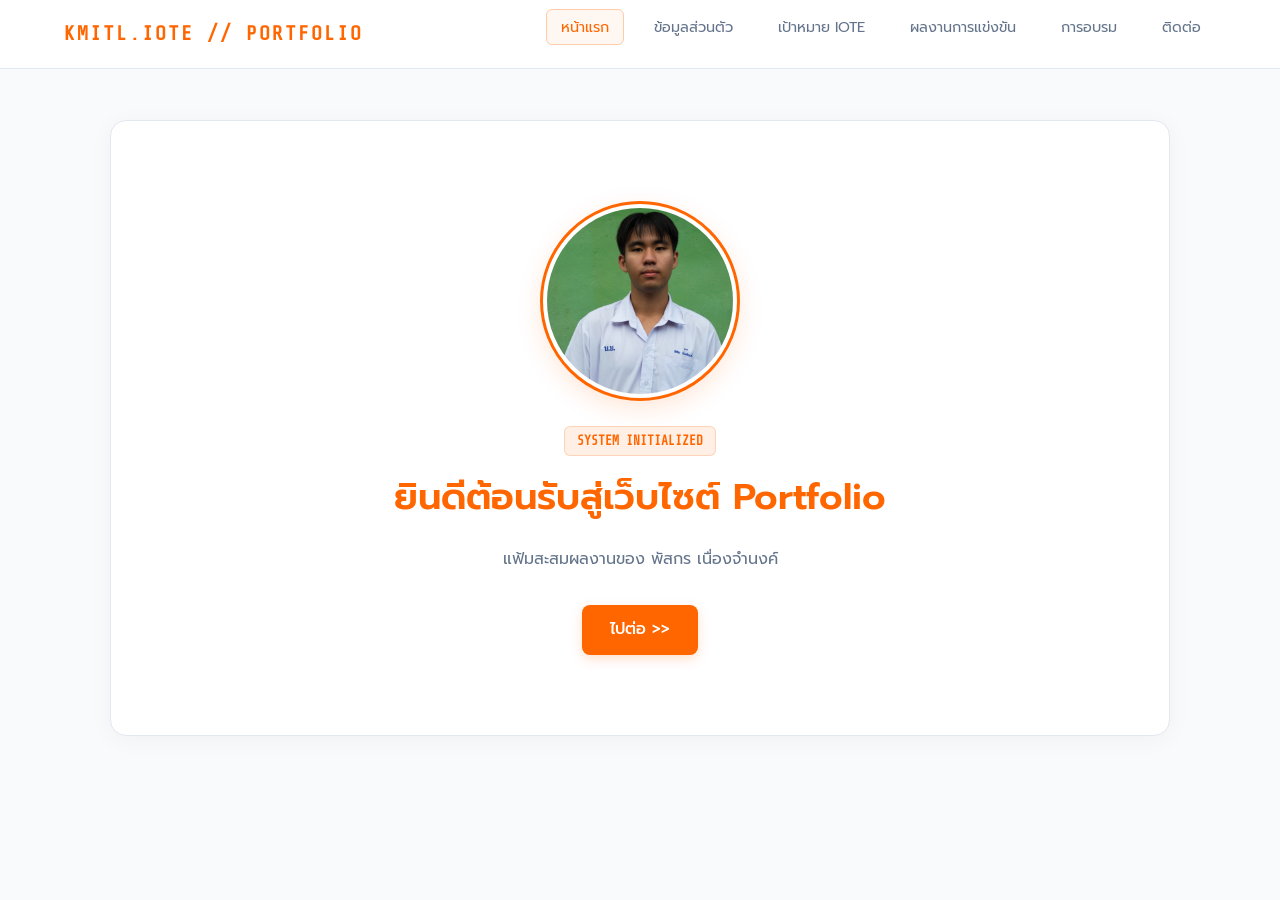
<file: index.html>
<!DOCTYPE html>
<html lang="th">
<head>
    <meta charset="UTF-8">
    <meta name="viewport" content="width=device-width, initial-scale=1.0">
    <title>Portfolio - พัสกร เนื่องจำนงค์</title>
    <link href="https://fonts.googleapis.com/css2?family=Prompt:wght@300;400;500;600;700&family=Share+Tech+Mono&display=swap" rel="stylesheet">
    <link rel="stylesheet" href="style.css">
</head>
<body>
    <header>
        <div class="logo">KMITL.IOTE // PORTFOLIO</div>
        <nav>
            <ul>
                <li><a href="index.html" class="active">หน้าแรก</a></li>
                <li><a href="me.html">ข้อมูลส่วนตัว</a></li>
                <li><a href="univesity.html">เป้าหมาย IOTE</a></li>
                <li><a href="port.html">ผลงานการแข่งขัน</a></li>
                <li><a href="Certificates.html">การอบรม</a></li>
                <li><a href="contact.html">ติดต่อ</a></li>
            </ul>
        </nav>
    </header>
    <main>
        <section id="file1" class="active">
            <div class="hero-content">
                <div class="profile-img-container">
                    <img src="DJI_0737.JPG" alt="พัสกร เนื่องจำนงค์" onerror="this.src='https://via.placeholder.com/220?text=DJI_0737.JPG'">
                </div>
                <span class="badge">SYSTEM INITIALIZED</span>
                <h1>ยินดีต้อนรับสู่เว็บไซต์ Portfolio</h1>
                <p>แฟ้มสะสมผลงานของ พัสกร เนื่องจำนงค์</p>
                <a href="me.html" class="btn">ไปต่อ &gt;&gt;</a>
            </div>
        </section>
    </main>
    <script src="script.js"></script>
</body>
</html>
</file>
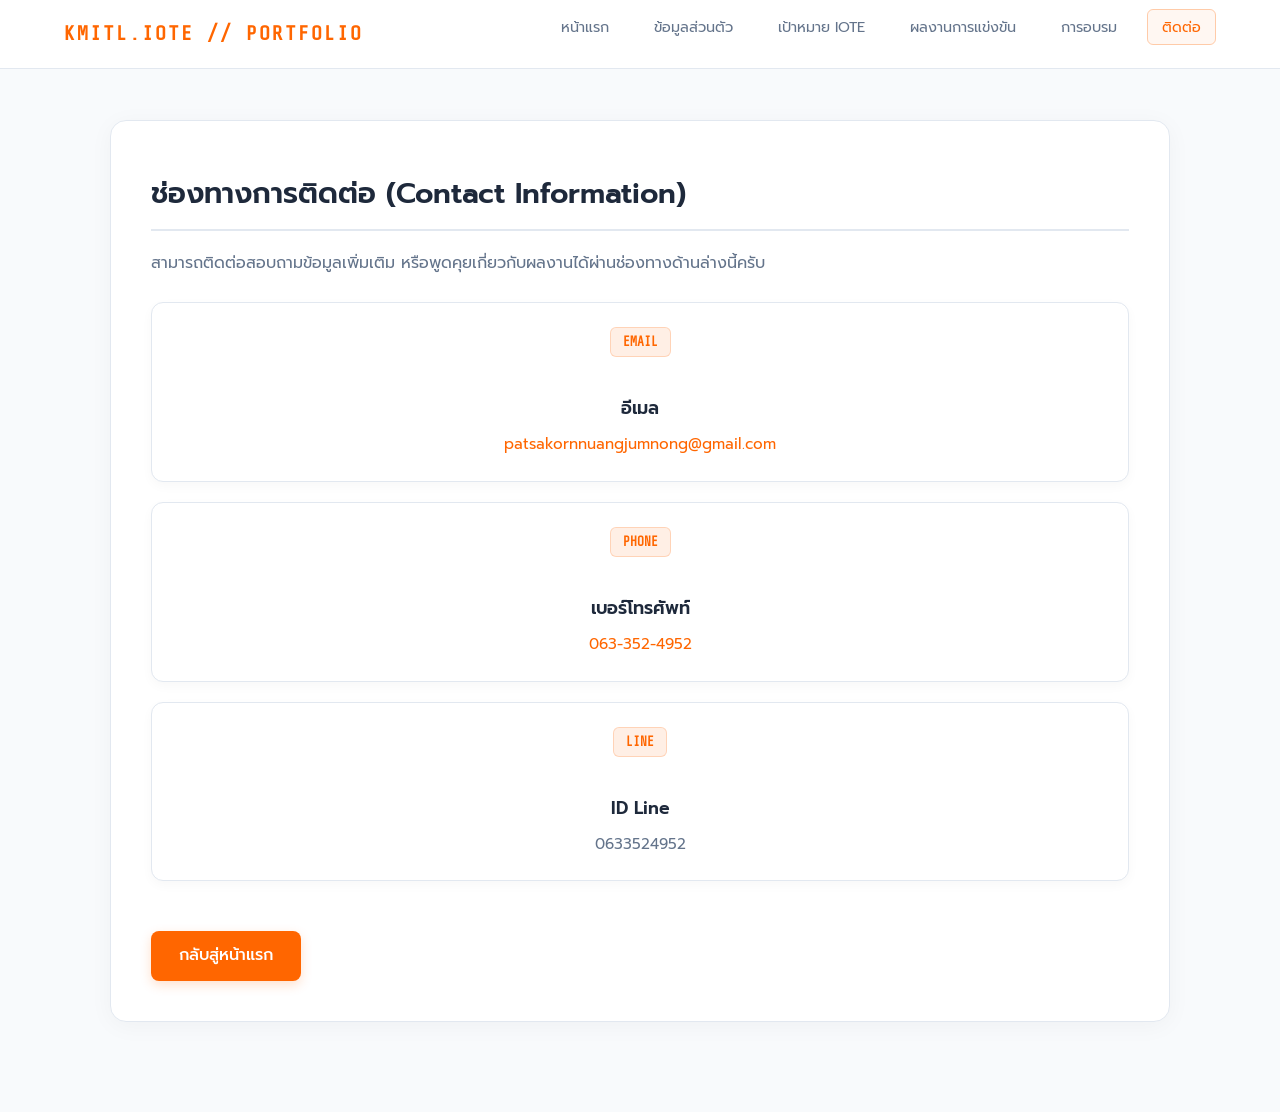
<file: contact.html>
<!DOCTYPE html>
<html lang="th">
<head>
    <meta charset="UTF-8">
    <meta name="viewport" content="width=device-width, initial-scale=1.0">
    <title>ติดต่อ - Portfolio</title>
    <link href="https://fonts.googleapis.com/css2?family=Prompt:wght@300;400;500;600;700&family=Share+Tech+Mono&display=swap" rel="stylesheet">
    <link rel="stylesheet" href="style.css">
    <style>
        .contact-grid {
            display: flex;
            flex-direction: column;
            gap: 20px;
            margin-top: 25px;
            margin-bottom: 30px;
        }
        .contact-card {
            background: #ffffff;
            border: 1px solid var(--border-color);
            padding: 24px;
            border-radius: 12px;
            text-align: center;
            box-shadow: 0 4px 12px rgba(0,0,0,0.03);
            transition: all 0.3s ease;
        }
        .contact-card:hover {
            border-color: var(--primary-color);
            transform: translateY(-3px);
            box-shadow: 0 8px 20px rgba(255, 102, 0, 0.1);
        }
        .contact-card h3 {
            color: var(--text-color);
            font-size: 1.1rem;
            margin-bottom: 10px;
        }
        .contact-card p {
            color: var(--text-dim);
            font-size: 0.95rem;
            margin-bottom: 0;
            word-break: break-all;
        }
    </style>
</head>
<body>
    <header>
        <div class="logo">KMITL.IOTE // PORTFOLIO</div>
        <nav>
            <ul>
                <li><a href="index.html">หน้าแรก</a></li>
                <li><a href="me.html">ข้อมูลส่วนตัว</a></li>
                <li><a href="univesity.html">เป้าหมาย IOTE</a></li>
                <li><a href="port.html">ผลงานการแข่งขัน</a></li>
                <li><a href="Certificates.html">การอบรม</a></li>
                <li><a href="contact.html" class="active">ติดต่อ</a></li>
            </ul>
        </nav>
    </header>
    <main>
        <section class="active">
            <h2>ช่องทางการติดต่อ (Contact Information)</h2>
            <p>สามารถติดต่อสอบถามข้อมูลเพิ่มเติม หรือพูดคุยเกี่ยวกับผลงานได้ผ่านช่องทางด้านล่างนี้ครับ</p>
            
            <div class="contact-grid">
                <div class="contact-card">
                    <span class="badge">EMAIL</span>
                    <h3>อีเมล</h3>
                    <p><a href="mailto:patsakornnuangjumnong@gmail.com" style="color: var(--primary-color); text-decoration: none;">patsakornnuangjumnong@gmail.com</a></p>
                </div>
                <div class="contact-card">
                    <span class="badge">PHONE</span>
                    <h3>เบอร์โทรศัพท์</h3>
                    <p><a href="tel:0633524952" style="color: var(--primary-color); text-decoration: none;">063-352-4952</a></p>
                </div>
                <div class="contact-card">
                    <span class="badge">LINE</span>
                    <h3>ID Line</h3>
                    <p>0633524952</p>
                </div>
            </div>

            <a href="index.html" class="btn">กลับสู่หน้าแรก</a>
        </section>
    </main>
    <script src="script.js"></script>
</body>
</html>
</file>
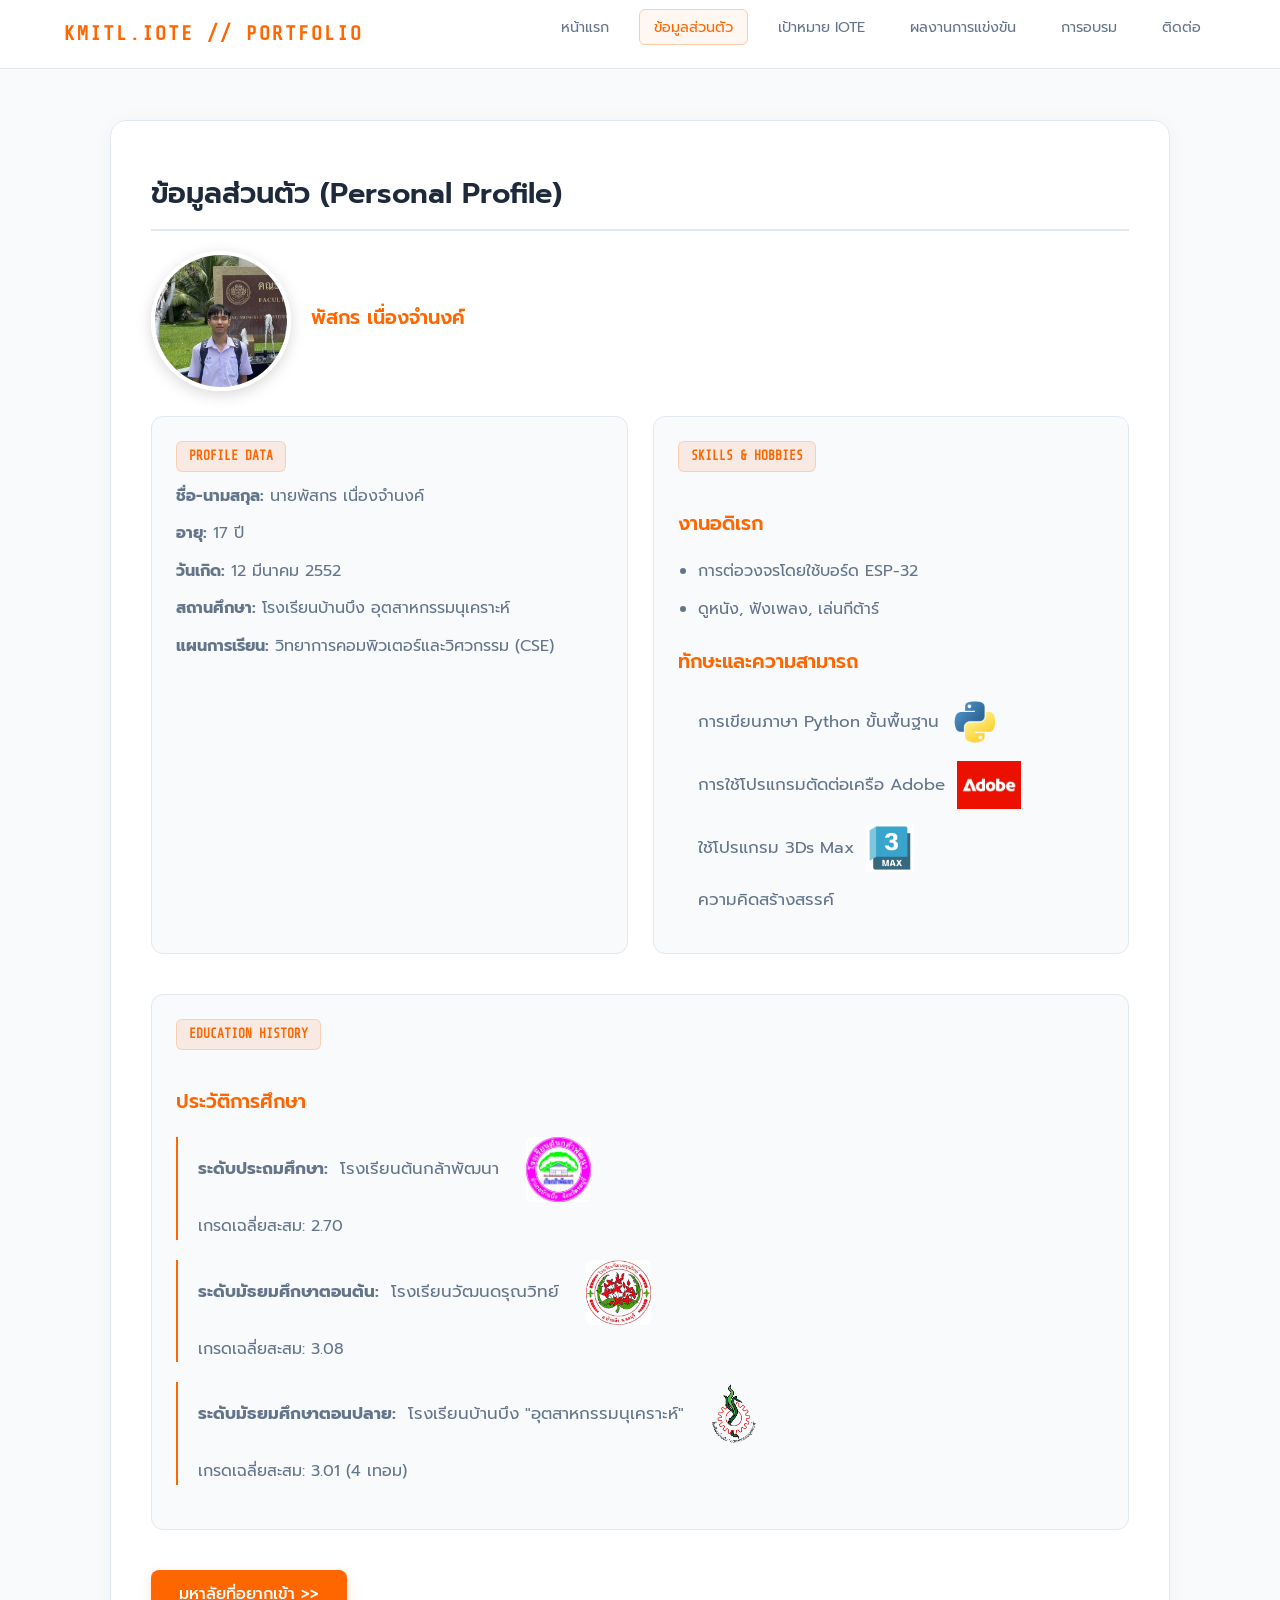
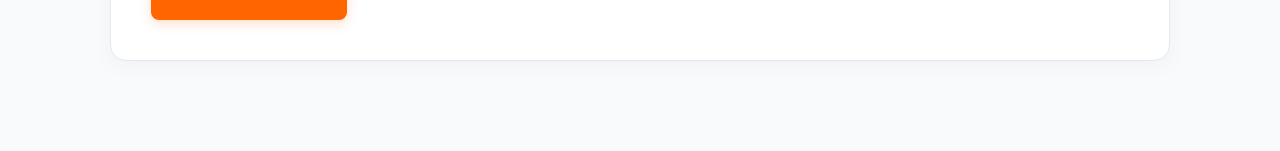
<file: me.html>
<!DOCTYPE html>
<html lang="th">
<head>
    <meta charset="UTF-8">
    <meta name="viewport" content="width=device-width, initial-scale=1.0">
    <title>ข้อมูลส่วนตัว - Portfolio</title>
    <link href="https://fonts.googleapis.com/css2?family=Prompt:wght@300;400;500;600;700&family=Share+Tech+Mono&display=swap" rel="stylesheet">
    <link rel="stylesheet" href="style.css">
    <style>
        
        .profile-header-container {
            display: flex;
            align-items: center;
            gap: 20px;
            margin-bottom: 25px;
        }

       
        .profile-circle-img {
            width: 140px;
            height: 140px;
            border-radius: 50%;
            object-fit: cover;
            border: 4px solid #fff;
            box-shadow: 0 4px 15px rgba(0, 0, 0, 0.15);
            flex-shrink: 0;
        }

        /* ปรับขนาดโลโก้ทักษะและความสามารถให้ใหญ่ขึ้น */
        .skill-icon {
            height: 48px;
            width: auto;
            vertical-align: middle;
            margin-left: 12px;
            object-fit: contain;
        }

        /* ปรับขนาดโลโก้โรงเรียนให้ใหญ่ขึ้น */
        .school-icon {
            height: 65px;
            width: auto;
            vertical-align: middle;
            margin-left: 15px;
            object-fit: contain;
            border-radius: 6px;
        }

        .skill-list li {
            display: flex;
            align-items: center;
            margin-bottom: 15px;
            font-size: 1.05rem;
        }

        .edu-school-line {
            display: flex;
            align-items: center;
            flex-wrap: wrap;
            gap: 12px;
            font-size: 1.05rem;
        }
    </style>
</head>
<body>
    <header>
        <div class="logo">KMITL.IOTE // PORTFOLIO</div>
        <nav>
            <ul>
                <li><a href="index.html">หน้าแรก</a></li>
                <li><a href="me.html" class="active">ข้อมูลส่วนตัว</a></li>
                <li><a href="univesity.html">เป้าหมาย IOTE</a></li>
                <li><a href="port.html">ผลงานการแข่งขัน</a></li>
                <li><a href="Certificates.html">การอบรม</a></li>
                <li><a href="contact.html">ติดต่อ</a></li>
            </ul>
        </nav>
    </header>
    <main>
        <section id="file2" class="active">
            <h2>ข้อมูลส่วนตัว (Personal Profile)</h2>
            
            
            <div class="profile-header-container">
                <img src="me.jpg" alt="พัสกร เนื่องจำนงค์" class="profile-circle-img" onerror="this.src='https://via.placeholder.com/140?text=Profile'">
                <div>
                    <h3 style="margin: 0 0 5px 0; color: var(--primary-color, #333);">พัสกร เนื่องจำนงค์</h3>
                    <p style="margin: 0; color: #666;"></p>
                </div>
            </div>

            <div class="grid-2">
                <div class="info-card">
                    <span class="badge">PROFILE DATA</span>
                    <p><strong>ชื่อ-นามสกุล:</strong> นายพัสกร เนื่องจำนงค์</p>
                    <p><strong>อายุ:</strong> 17 ปี</p>
                    <p><strong>วันเกิด:</strong> 12 มีนาคม 2552</p>
                    <p><strong>สถานศึกษา:</strong> โรงเรียนบ้านบึง อุตสาหกรรมนุเคราะห์</p>
                    <p><strong>แผนการเรียน:</strong> วิทยาการคอมพิวเตอร์และวิศวกรรม (CSE)</p>
                </div>
                <div class="info-card">
                    <span class="badge">SKILLS & HOBBIES</span>
                    <h3>งานอดิเรก</h3>
                    <ul>
                        <li>การต่อวงจรโดยใช้บอร์ด ESP-32</li>
                        <li>ดูหนัง, ฟังเพลง, เล่นกีต้าร์</li>
                    </ul>
                    <h3>ทักษะและความสามารถ</h3>
                    <ul class="skill-list">
                        <li><span>การเขียนภาษา Python ขั้นพื้นฐาน</span> <img src="python.png" alt="Python" class="skill-icon" onerror="this.style.display='none'"></li>
                        <li><span>การใช้โปรแกรมตัดต่อเครือ Adobe</span> <img src="adobe.png" alt="Adobe" class="skill-icon" onerror="this.style.display='none'"></li>
                        <li><span>ใช้โปรแกรม 3Ds Max</span> <img src="3ds-max-logo.png" alt="3Ds Max" class="skill-icon" onerror="this.style.display='none'"></li>
                        <li><span>ความคิดสร้างสรรค์</span></li>
                    </ul>
                </div>
            </div>

            <div class="info-card" style="margin-top: 20px;">
                <span class="badge">EDUCATION HISTORY</span>
                <h3>ประวัติการศึกษา</h3>
                <div class="timeline-item">
                    <p class="edu-school-line"><strong>ระดับประถมศึกษา:</strong> โรงเรียนต้นกล้าพัฒนา <img src="tonkla.png" alt="โรงเรียนต้นกล้าพัฒนา" class="school-icon" onerror="this.style.display='none'"></p>
                    <p>เกรดเฉลี่ยสะสม: 2.70</p>
                </div>
                <div class="timeline-item">
                    <p class="edu-school-line"><strong>ระดับมัธยมศึกษาตอนต้น:</strong> โรงเรียนวัฒนดรุณวิทย์ <img src="wd.png" alt="โรงเรียนวัฒนดรุณวิทย์" class="school-icon" onerror="this.style.display='none'"></p>
                    <p>เกรดเฉลี่ยสะสม: 3.08</p>
                </div>
                <div class="timeline-item">
                    <p class="edu-school-line"><strong>ระดับมัธยมศึกษาตอนปลาย:</strong> โรงเรียนบ้านบึง "อุตสาหกรรมนุเคราะห์" <img src="banbung.png" alt="โรงเรียนบ้านบึง" class="school-icon" onerror="this.style.display='none'"></p>
                    <p>เกรดเฉลี่ยสะสม: 3.01 (4 เทอม)</p>
                </div>
            </div>
            <a href="univesity.html" class="btn">มหาลัยที่อยากเข้า &gt;&gt;</a>
        </section>
    </main>
    <script src="script.js"></script>
</body>
</html>
</file>
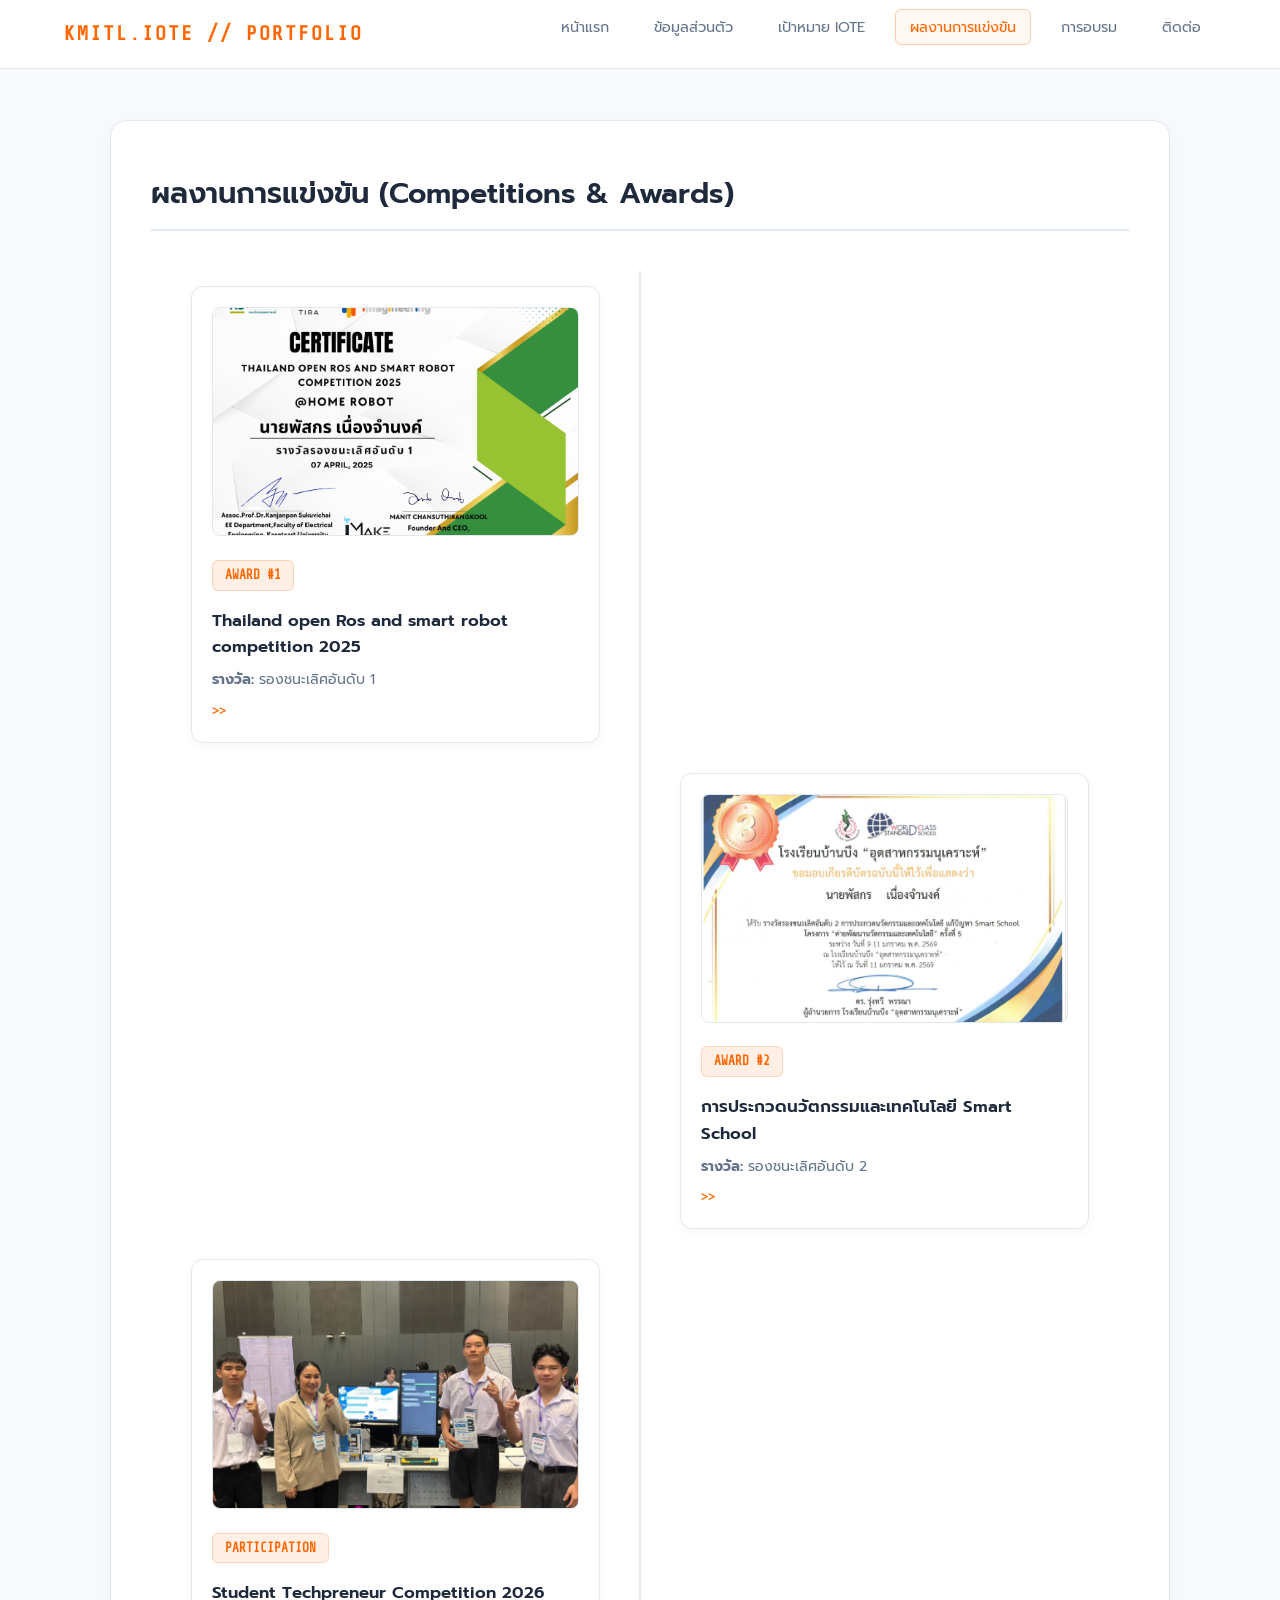
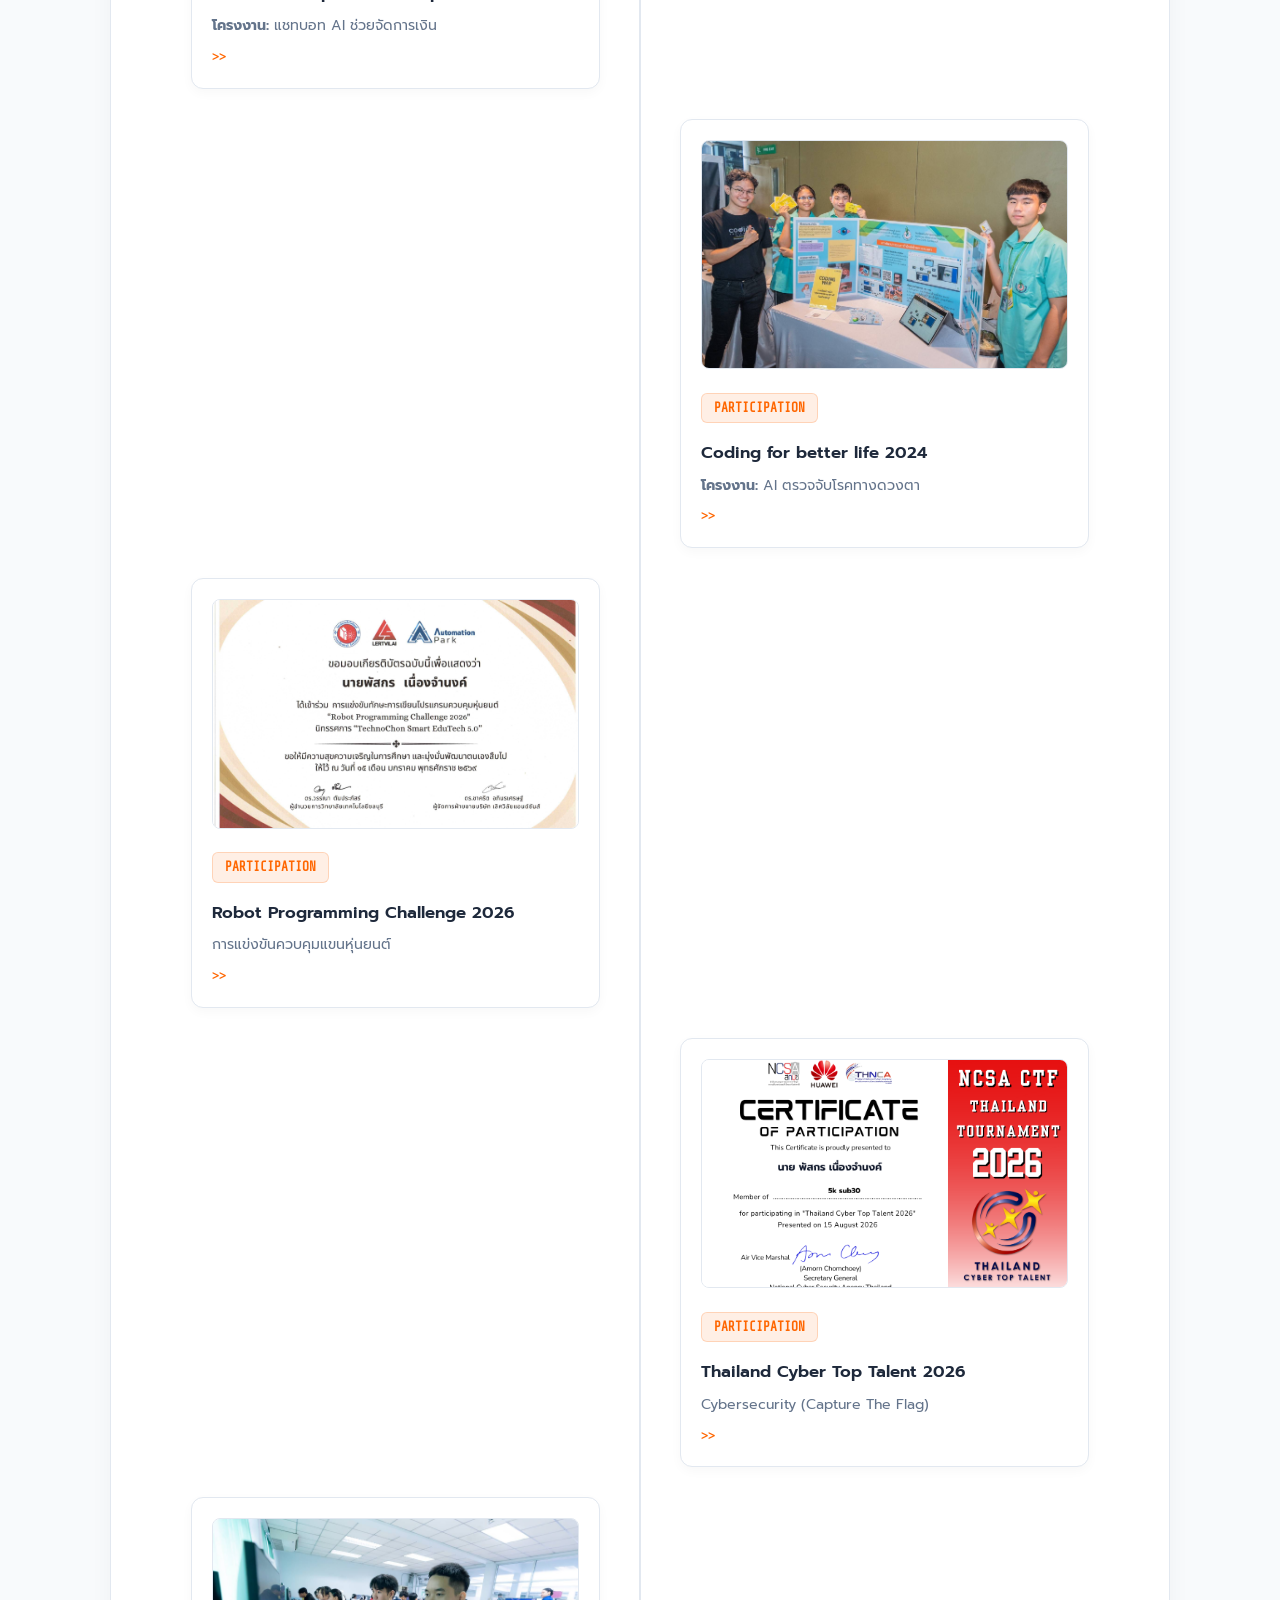
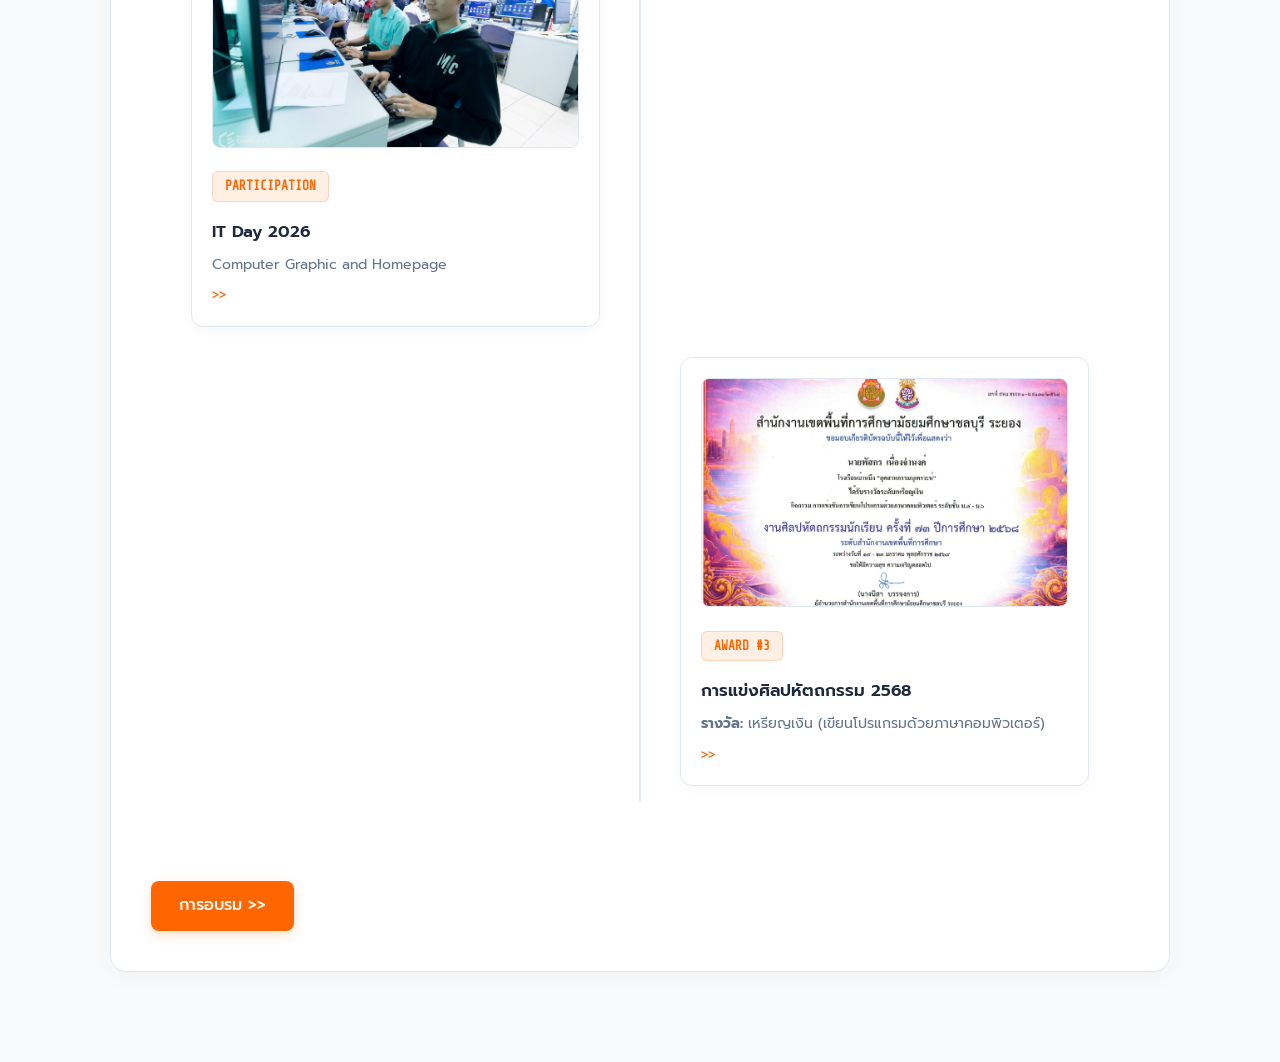
<file: port.html>
<!DOCTYPE html>
<html lang="th">
<head>
    <meta charset="UTF-8">
    <meta name="viewport" content="width=device-width, initial-scale=1.0">
    <title>ผลงานการแข่งขัน - Portfolio</title>
    <link href="https://fonts.googleapis.com/css2?family=Prompt:wght@300;400;500;600;700&family=Share+Tech+Mono&display=swap" rel="stylesheet">
    <link rel="stylesheet" href="style.css">
</head>
<body>
    <header>
        <div class="logo">KMITL.IOTE // PORTFOLIO</div>
        <nav>
            <ul>
                <li><a href="index.html">หน้าแรก</a></li>
                <li><a href="me.html">ข้อมูลส่วนตัว</a></li>
                <li><a href="univesity.html">เป้าหมาย IOTE</a></li>
                <li><a href="port.html" class="active">ผลงานการแข่งขัน</a></li>
                <li><a href="Certificates.html">การอบรม</a></li>
                <li><a href="contact.html">ติดต่อ</a></li>
            </ul>
        </nav>
    </header>
    <main>
        <section id="file4" class="active">
            <h2>ผลงานการแข่งขัน (Competitions & Awards)</h2>
            <p style="margin-bottom: 20px; font-size: 0.95rem;"></p>
            <div class="timeline-container">
                <div class="timeline-row left">
                    <div class="comp-card" onclick="openModal('comp1')">
                        <img src="Rosopen.png" alt="Thailand Open Ros" class="card-img-preview" onerror="this.src='https://via.placeholder.com/400x280?text=Rosopen.png'">
                        <span class="badge">AWARD #1</span>
                        <h3>Thailand open Ros and smart robot competition 2025</h3>
                        <p><strong>รางวัล:</strong> รองชนะเลิศอันดับ 1</p>
                        <p style="color: var(--primary-color); margin-top: 8px; font-size: 0.85rem;">&gt;&gt;</p>
                    </div>
                </div>
                <div class="timeline-row right">
                    <div class="comp-card" onclick="openModal('comp2')">
                        <img src="การประกวดนวัตกรรมและเทคโนโลยี smart school_page.jpg" alt="Smart School" class="card-img-preview" onerror="this.src='https://via.placeholder.com/400x280?text=Smart+School'">
                        <span class="badge">AWARD #2</span>
                        <h3>การประกวดนวัตกรรมและเทคโนโลยี Smart School</h3>
                        <p><strong>รางวัล:</strong> รองชนะเลิศอันดับ 2</p>
                        <p style="color: var(--primary-color); margin-top: 8px; font-size: 0.85rem;">&gt;&gt;</p>
                    </div>
                </div>
                <div class="timeline-row left">
                    <div class="comp-card" onclick="openModal('comp3')">
                        <img src="S__2596868_0.jpg" alt="Student Techpreneur" class="card-img-preview" onerror="this.src='https://via.placeholder.com/400x280?text=Techpreneur'">
                        <span class="badge">PARTICIPATION</span>
                        <h3>Student Techpreneur Competition 2026</h3>
                        <p><strong>โครงงาน:</strong> แชทบอท AI ช่วยจัดการเงิน</p>
                        <p style="color: var(--primary-color); margin-top: 8px; font-size: 0.85rem;">&gt;&gt;</p>
                    </div>
                </div>
                <div class="timeline-row right">
                    <div class="comp-card" onclick="openModal('comp4')">
                        <img src="142349.jpg" alt="Coding for better life" class="card-img-preview" onerror="this.src='https://via.placeholder.com/400x280?text=Coding+for+better+life'">
                        <span class="badge">PARTICIPATION</span>
                        <h3>Coding for better life 2024</h3>
                        <p><strong>โครงงาน:</strong> AI ตรวจจับโรคทางดวงตา</p>
                        <p style="color: var(--primary-color); margin-top: 8px; font-size: 0.85rem;">&gt;&gt;</p>
                    </div>
                </div>
                <div class="timeline-row left">
                    <div class="comp-card" onclick="openModal('comp5')">
                        <img src="Robot Programming chelleng2026.jpg" alt="Robot Programming" class="card-img-preview" onerror="this.src='https://via.placeholder.com/400x280?text=Robot+Challenge'">
                        <span class="badge">PARTICIPATION</span>
                        <h3>Robot Programming Challenge 2026</h3>
                        <p>การแข่งขันควบคุมแขนหุ่นยนต์</p>
                        <p style="color: var(--primary-color); margin-top: 8px; font-size: 0.85rem;">&gt;&gt;</p>
                    </div>
                </div>
                <div class="timeline-row right">
                    <div class="comp-card" onclick="openModal('comp6')">
                        <img src="Certificate_CERT-2026-JB2L82.png" alt="Cyber Top Talent" class="card-img-preview" onerror="this.src='https://via.placeholder.com/400x280?text=Cyber+Security'">
                        <span class="badge">PARTICIPATION</span>
                        <h3>Thailand Cyber Top Talent 2026</h3>
                        <p>Cybersecurity (Capture The Flag)</p>
                        <p style="color: var(--primary-color); margin-top: 8px; font-size: 0.85rem;">&gt;&gt;</p>
                    </div>
                </div>
                <div class="timeline-row left">
                    <div class="comp-card" onclick="openModal('comp7')">
                        <img src="142510.jpg" alt="IT Day" class="card-img-preview" onerror="this.src='https://via.placeholder.com/400x280?text=IT+Day+2026'">
                        <span class="badge">PARTICIPATION</span>
                        <h3>IT Day 2026</h3>
                        <p>Computer Graphic and Homepage</p>
                        <p style="color: var(--primary-color); margin-top: 8px; font-size: 0.85rem;"> &gt;&gt;</p>
                    </div>
                </div>
                <div class="timeline-row right">
                    <div class="comp-card" onclick="openModal('comp8')">
                        <img src="ศิลปหัตถกรรม การเขียนโปรแกรมด้วยภาษาคอมพืวเตอร์1.jpg" alt="ศิลปหัตถกรรม" class="card-img-preview" onerror="this.src='https://via.placeholder.com/400x280?text=Computer+Arts'">
                        <span class="badge">AWARD #3</span>
                        <h3>การแข่งศิลปหัตถกรรม 2568</h3>
                        <p><strong>รางวัล:</strong> เหรียญเงิน (เขียนโปรแกรมด้วยภาษาคอมพิวเตอร์)</p>
                        <p style="color: var(--primary-color); margin-top: 8px; font-size: 0.85rem;">&gt;&gt;</p>
                    </div>
                </div>
            </div>
            <a href="Certificates.html" class="btn" style="margin-top: 40px;">การอบรม &gt;&gt;</a>
        </section>
    </main>
    <div id="compModal" class="modal-overlay" onclick="closeModalOnOutside(event)">
        <button class="modal-close" onclick="closeModal()">&times;</button>
        <div class="modal-content"><div id="modalBody"></div></div>
    </div>
    <script src="script.js"></script>
</body>
</html>
</file>
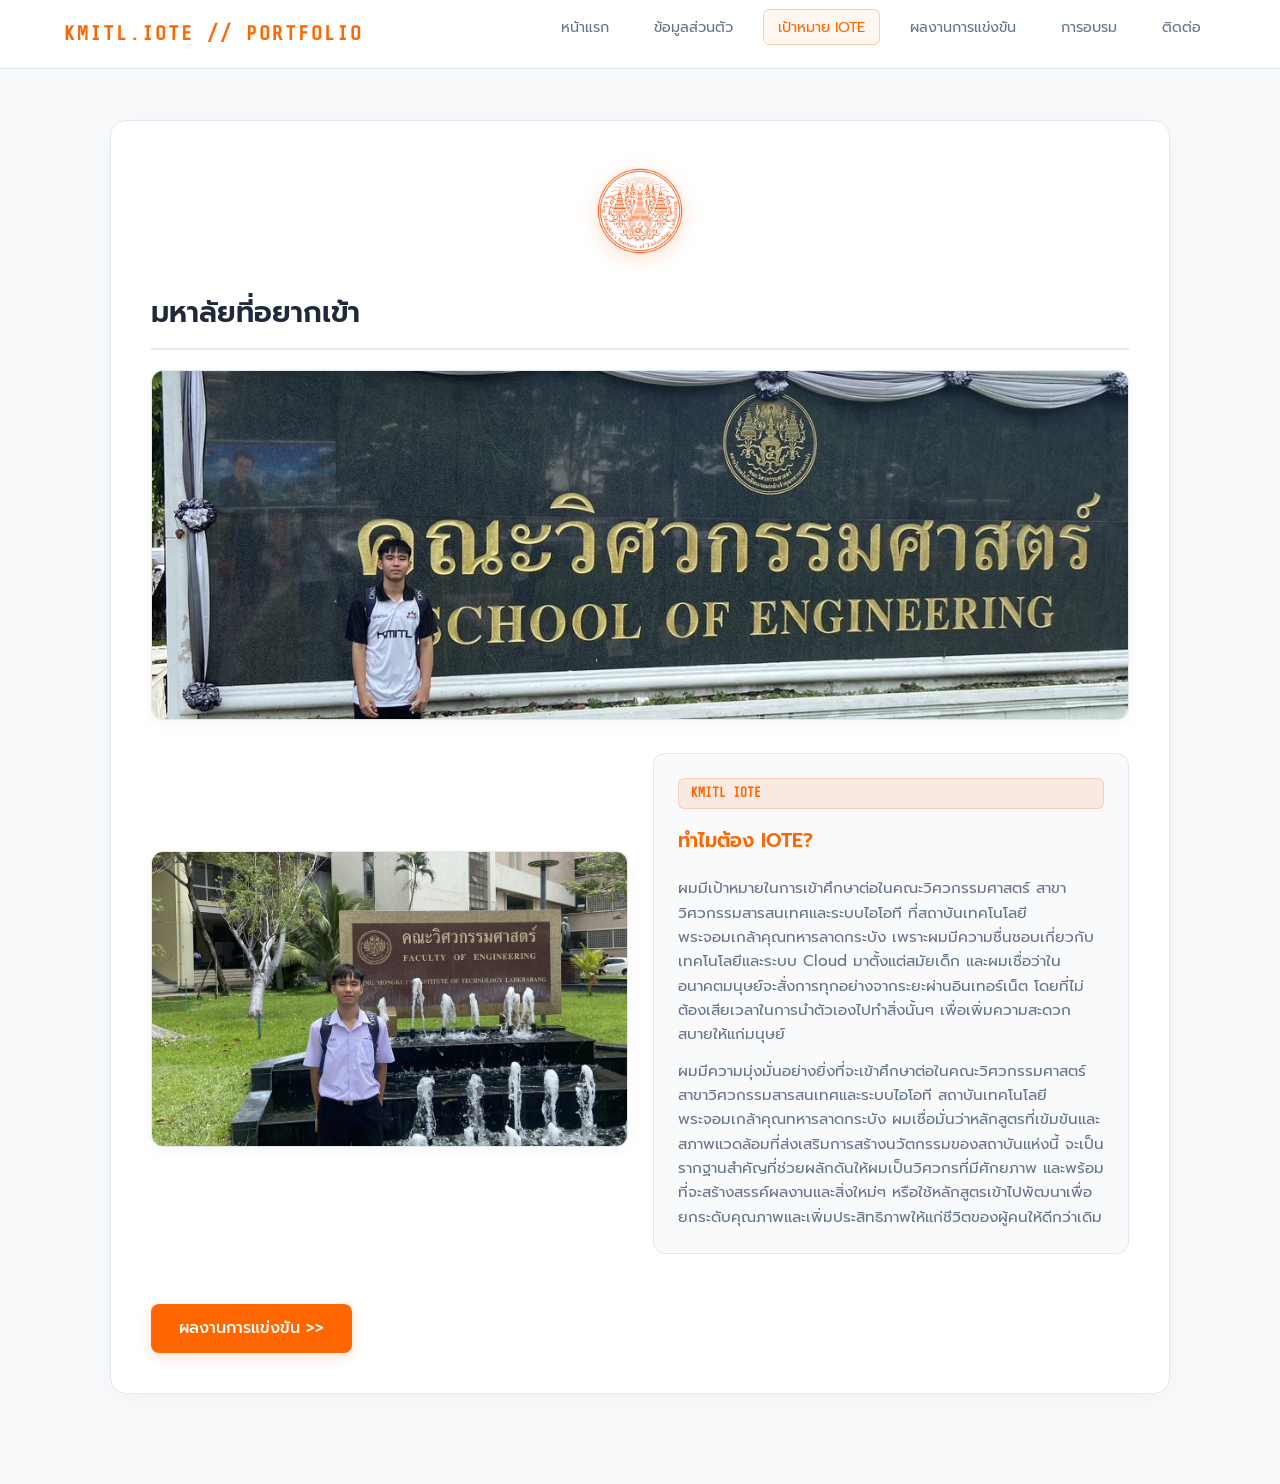
<file: univesity.html>
<!DOCTYPE html>
<html lang="th">
<head>
    <meta charset="UTF-8">
    <meta name="viewport" content="width=device-width, initial-scale=1.0">
    <title>เป้าหมาย IOTE - Portfolio</title>
    <link href="https://fonts.googleapis.com/css2?family=Prompt:wght@300;400;500;600;700&family=Share+Tech+Mono&display=swap" rel="stylesheet">
    <link rel="stylesheet" href="style.css">
    <style>
        .uni-emblem-container {
            text-align: center;
            margin-bottom: 20px;
        }
        .uni-emblem {
            width: 100px;
            height: 100px;
            object-fit: contain;
            filter: drop-shadow(0 4px 10px rgba(255, 102, 0, 0.2));
        }
        .banner-img {
            width: 100%;
            max-height: 350px;
            object-fit: cover;
            border-radius: 12px;
            border: 1px solid var(--border-color);
            margin-bottom: 25px;
            box-shadow: 0 4px 15px rgba(0,0,0,0.04);
        }
        .content-with-image {
            display: grid;
            grid-template-columns: 1fr 1fr;
            gap: 25px;
            align-items: center;
        }
        .side-img {
            width: 100%;
            height: 100%;
            max-height: 400px;
            object-fit: cover;
            border-radius: 12px;
            border: 1px solid var(--border-color);
            box-shadow: 0 4px 15px rgba(0,0,0,0.04);
            background: #f1f5f9;
        }
        @media(max-width: 768px) {
            .content-with-image {
                grid-template-columns: 1fr;
            }
        }
    </style>
</head>
<body>
    <header>
        <div class="logo">KMITL.IOTE // PORTFOLIO</div>
        <nav>
            <ul>
                <li><a href="index.html">หน้าแรก</a></li>
                <li><a href="me.html">ข้อมูลส่วนตัว</a></li>
                <li><a href="univesity.html" class="active">เป้าหมาย IOTE</a></li>
                <li><a href="port.html">ผลงานการแข่งขัน</a></li>
                <li><a href="Certificates.html">การอบรม</a></li>
                <li><a href="contact.html">ติดต่อ</a></li>
            </ul>
        </nav>
    </header>
    <main>
        <section id="file3" class="active">
            <!-- ตราสถาบัน KMITL (About-4-C.png) -->
            <div class="uni-emblem-container">
                <img src="About-4-C.png" alt="KMITL Emblem" class="uni-emblem" onerror="this.style.display='none'">
            </div>

            <h2>มหาลัยที่อยากเข้า</h2>
            
            <!-- รูปแบนเนอร์ด้านบนขนาด 1108x503 -->
            <img src="1.jpg" alt="Banner IOTE" class="banner-img" onerror="this.src='https://via.placeholder.com/1108x503?text=Banner+1.jpg'">

            <div class="content-with-image">
                <!-- รูปภาพประกอบด้านข้าง (12123.jpg ปรับสัดส่วนให้พอดีกับข้อความ) -->
                <div>
                    <img src="12123.jpg" alt="IOTE Student" class="side-img" onerror="this.src='https://via.placeholder.com/600x686?text=12123.jpg'">
                </div>

                <!-- กล่องข้อความ ทำไมต้อง IOTE? -->
                <div class="info-card" style="margin-bottom: 0; height: 100%; display: flex; flex-direction: column; justify-content: center;">
                    <span class="badge">KMITL IOTE</span>
                    <h3 style="margin-top: 5px;">ทำไมต้อง IOTE?</h3>
                    <p style="font-size: 0.95rem;">ผมมีเป้าหมายในการเข้าศึกษาต่อในคณะวิศวกรรมศาสตร์ สาขาวิศวกรรมสารสนเทศและระบบไอโอที ที่สถาบันเทคโนโลยีพระจอมเกล้าคุณทหารลาดกระบัง เพราะผมมีความชื่นชอบเกี่ยวกับเทคโนโลยีและระบบ Cloud มาตั้งแต่สมัยเด็ก และผมเชื่อว่าในอนาคตมนุษย์จะสั่งการทุกอย่างจากระยะผ่านอินเทอร์เน็ต โดยที่ไม่ต้องเสียเวลาในการนำตัวเองไปทำสิ่งนั้นๆ เพื่อเพิ่มความสะดวกสบายให้แก่มนุษย์</p>
                    <p style="font-size: 0.95rem; margin-bottom: 0;">ผมมีความมุ่งมั่นอย่างยิ่งที่จะเข้าศึกษาต่อในคณะวิศวกรรมศาสตร์ สาขาวิศวกรรมสารสนเทศและระบบไอโอที สถาบันเทคโนโลยีพระจอมเกล้าคุณทหารลาดกระบัง ผมเชื่อมั่นว่าหลักสูตรที่เข้มข้นและสภาพแวดล้อมที่ส่งเสริมการสร้างนวัตกรรมของสถาบันแห่งนี้ จะเป็นรากฐานสำคัญที่ช่วยผลักดันให้ผมเป็นวิศวกรที่มีศักยภาพ และพร้อมที่จะสร้างสรรค์ผลงานและสิ่งใหม่ๆ หรือใช้หลักสูตรเข้าไปพัฒนาเพื่อยกระดับคุณภาพและเพิ่มประสิทธิภาพให้แก่ชีวิตของผู้คนให้ดีกว่าเดิม</p>
                </div>
            </div>

            <div style="margin-top: 30px;">
                <a href="port.html" class="btn">ผลงานการแข่งขัน &gt;&gt;</a>
            </div>
        </section>
    </main>
    <script src="script.js"></script>
</body>
</html>
</file>
<file: style.css>
:root {
    --bg-color: #f8fafc;
    --card-bg: #ffffff;
    --border-color: #e2e8f0;
    --primary-color: #ff6600; /* สีแสด สจล. */
    --secondary-color: #ff8533;
    --text-color: #1e293b;
    --text-dim: #64748b;
    --glow: 0 4px 20px rgba(255, 102, 0, 0.1);
}

* {
    box-sizing: border-box;
    margin: 0;
    padding: 0;
    font-family: 'Prompt', sans-serif;
    scroll-behavior: smooth;
}

body {
    background-color: var(--bg-color);
    color: var(--text-color);
    line-height: 1.6;
    overflow-x: hidden;
}

header {
    position: fixed;
    top: 0; left: 0; width: 100%;
    background: rgba(255, 255, 255, 0.9);
    backdrop-filter: blur(10px);
    border-bottom: 1px solid var(--border-color);
    display: flex;
    justify-content: space-between;
    align-items: center;
    padding: 15px 5%;
    z-index: 1000;
}

.logo {
    font-family: 'Share Tech Mono', monospace;
    color: var(--primary-color);
    font-size: 1.25rem;
    letter-spacing: 2px;
    text-transform: uppercase;
    font-weight: 700;
}

nav ul {
    display: flex;
    list-style: none;
    gap: 15px;
    flex-wrap: wrap;
}

nav a {
    color: var(--text-dim);
    text-decoration: none;
    font-size: 0.9rem;
    transition: all 0.3s ease;
    padding: 6px 14px;
    border-radius: 6px;
    border: 1px solid transparent;
}

nav a:hover, nav a.active {
    color: var(--primary-color);
    border-color: rgba(255, 102, 0, 0.3);
    background: rgba(255, 102, 0, 0.05);
}

main {
    max-width: 1100px;
    margin: 0 auto;
    padding: 120px 20px 60px 20px;
}

section {
    display: none;
    animation: fadeIn 0.4s ease-in-out forwards;
    background: var(--card-bg);
    border: 1px solid var(--border-color);
    border-radius: 16px;
    padding: 40px;
    margin-bottom: 30px;
    box-shadow: 0 4px 24px rgba(0, 0, 0, 0.04);
}

section.active {
    display: block;
}

@keyframes fadeIn {
    from { opacity: 0; transform: translateY(8px); }
    to { opacity: 1; transform: translateY(0); }
}

h1, h2, h3 {
    color: var(--text-color);
    margin-bottom: 20px;
    font-weight: 600;
}

h1 { font-size: 2.3rem; color: var(--primary-color); }
h2 { font-size: 1.8rem; border-bottom: 2px solid var(--border-color); padding-bottom: 12px; margin-top: 10px; }
h3 { font-size: 1.2rem; margin-top: 25px; color: var(--primary-color); }

p, li {
    color: var(--text-dim);
    font-size: 1rem;
    margin-bottom: 12px;
}

ul { padding-left: 20px; }

.btn {
    display: inline-block;
    background: var(--primary-color);
    color: #ffffff;
    border: none;
    padding: 12px 28px;
    border-radius: 8px;
    cursor: pointer;
    text-decoration: none;
    font-weight: 500;
    margin-top: 20px;
    transition: all 0.3s ease;
    box-shadow: 0 4px 12px rgba(255, 102, 0, 0.2);
    text-align: center;
}

.btn:hover {
    background: #e05a00;
    transform: translateY(-2px);
    box-shadow: 0 6px 16px rgba(255, 102, 0, 0.3);
}

.hero-content {
    text-align: center;
    padding: 40px 0;
}

.profile-img-container {
    width: 200px;
    height: 200px;
    margin: 0 auto 25px auto;
    border-radius: 50%;
    border: 3px solid var(--primary-color);
    padding: 4px;
    background: #fff;
    box-shadow: 0 8px 24px rgba(255, 102, 0, 0.15);
    overflow: hidden;
}

.profile-img-container img {
    width: 100%;
    height: 100%;
    object-fit: cover;
    border-radius: 50%;
}

.grid-2 {
    display: grid;
    grid-template-columns: 1fr 1fr;
    gap: 25px;
}

@media(max-width: 768px) {
    .grid-2 { grid-template-columns: 1fr; }
    header { flex-direction: column; padding: 10px; }
    nav ul { justify-content: center; margin-top: 10px; }
    main { padding-top: 180px; }
}

.info-card {
    background: #f8fafc;
    border: 1px solid var(--border-color);
    padding: 24px;
    border-radius: 12px;
    margin-bottom: 20px;
}

.badge {
    display: inline-block;
    background: rgba(255, 102, 0, 0.1);
    color: var(--primary-color);
    border: 1px solid rgba(255, 102, 0, 0.2);
    padding: 4px 12px;
    border-radius: 6px;
    font-size: 0.8rem;
    font-weight: 600;
    font-family: 'Share Tech Mono', monospace;
    margin-bottom: 12px;
}

.timeline-item {
    position: relative;
    padding-left: 20px;
    border-left: 2px solid var(--primary-color);
    margin-bottom: 20px;
}

.timeline-container {
    position: relative;
    margin: 40px 0;
}

.timeline-container::after {
    content: '';
    position: absolute;
    width: 2px;
    background: var(--border-color);
    top: 0; bottom: 0; left: 50%;
    margin-left: -1px;
}

.timeline-row {
    padding: 15px 40px;
    position: relative;
    background-color: inherit;
    width: 50%;
}

.timeline-row.left { left: 0; }
.timeline-row.right { left: 50%; }

.comp-card {
    background: #ffffff;
    border: 1px solid var(--border-color);
    padding: 20px;
    border-radius: 12px;
    cursor: pointer;
    transition: all 0.3s ease;
    box-shadow: 0 4px 12px rgba(0,0,0,0.03);
    position: relative;
    overflow: hidden;
}

.comp-card:hover {
    border-color: var(--primary-color);
    transform: translateY(-4px);
    box-shadow: 0 8px 20px rgba(255, 102, 0, 0.1);
}

.card-img-preview {
    width: 100%;
    aspect-ratio: 16 / 10;
    object-fit: cover;
    background: #f1f5f9;
    border-radius: 8px;
    border: 1px solid var(--border-color);
    margin-bottom: 15px;
}

.comp-card h3 {
    font-size: 1.05rem;
    margin-top: 5px;
    margin-bottom: 8px;
    color: var(--text-color);
}

.comp-card p {
    font-size: 0.88rem;
    color: var(--text-dim);
    margin-bottom: 0;
}

@media screen and (max-width: 768px) {
    .timeline-container::after { left: 31px; }
    .timeline-row { width: 100%; padding-left: 70px; padding-right: 25px; }
    .timeline-row.right { left: 0%; }
}

/* --- Modal Popup --- */
.modal-overlay {
    display: none;
    position: fixed;
    top: 0; left: 0; width: 100%; height: 100%;
    background: rgba(15, 23, 42, 0.7);
    backdrop-filter: blur(8px);
    z-index: 2000;
    justify-content: center;
    align-items: center;
    padding: 15px;
    opacity: 0;
    transition: opacity 0.3s ease;
}

.modal-overlay.show {
    display: flex;
    opacity: 1;
}

.modal-content {
    background: transparent;
    border: none;
    box-shadow: none;
    max-width: none;
    width: auto;
    max-height: 95vh;
    overflow-y: auto;
    padding: 20px;
    transform: scale(0.9) translateY(10px);
    animation: modalPopUp 0.3s cubic-bezier(0.16, 1, 0.3, 1) forwards;
    position: relative;
}

@keyframes modalPopUp {
    to { transform: scale(1) translateY(0); }
}

.modal-close {
    position: fixed;
    top: 20px; right: 20px;
    background: #ffffff;
    border: 1px solid var(--border-color);
    color: var(--text-color);
    width: 40px; height: 40px;
    border-radius: 50%;
    cursor: pointer;
    font-size: 1.5rem;
    display: flex;
    align-items: center;
    justify-content: center;
    transition: all 0.2s;
    z-index: 2010;
    box-shadow: 0 4px 12px rgba(0,0,0,0.1);
}

.modal-close:hover {
    background: var(--primary-color);
    color: #ffffff;
    border-color: var(--primary-color);
}

.modal-gallery {
    display: flex;
    flex-direction: row;
    gap: 15px;
    align-items: center;
    justify-content: flex-start;
    overflow-x: visible;
    width: max-content;
    padding-bottom: 10px;
    margin-bottom: 20px;
}

.modal-gallery img {
    height: 50vh;
    width: auto;
    max-width: none;
    object-fit: contain;
    border-radius: 8px;
    background: #f1f5f9;
    box-shadow: 0 4px 20px rgba(0,0,0,0.1);
    flex-shrink: 0;
}

.modal-gallery img:only-child {
    width: 100%;
    height: auto;
    max-height: 60vh;
}

.modal-info-box {
    background: #ffffff;
    border: 1px solid var(--border-color);
    padding: 24px;
    border-radius: 12px;
    box-shadow: 0 10px 30px rgba(0,0,0,0.08);
    width: 100%;
    max-width: 900px;
    margin: 0 auto;
}

/* --- Techpreneur Container --- */
.techpreneur-container {
    position: relative;
    width: 80vw;
    max-width: 900px;
    height: 60vh;
    background: #ffffff;
    border: 1px solid var(--border-color);
    border-radius: 12px;
    overflow-x: auto;
    overflow-y: hidden;
    display: flex;
    align-items: center;
    gap: 15px;
    padding: 20px;
    margin-bottom: 20px;
    box-shadow: inset 0 0 15px rgba(0, 0, 0, 0.02);
    scroll-behavior: auto;
}

.techpreneur-container::-webkit-scrollbar {
    height: 6px;
}
.techpreneur-container::-webkit-scrollbar-track {
    background: #f1f5f9;
    border-radius: 3px;
}
.techpreneur-container::-webkit-scrollbar-thumb {
    background: var(--primary-color);
    border-radius: 3px;
}

.techpreneur-img-item {
    height: 100%;
    display: flex;
    align-items: center;
    justify-content: center;
    flex-shrink: 0;
}

.techpreneur-img-item img {
    max-height: 50vh;
    width: auto;
    object-fit: contain;
    border-radius: 8px;
    box-shadow: 0 4px 15px rgba(0, 0, 0, 0.08);
    border: 1px solid var(--border-color);
}
</file>
